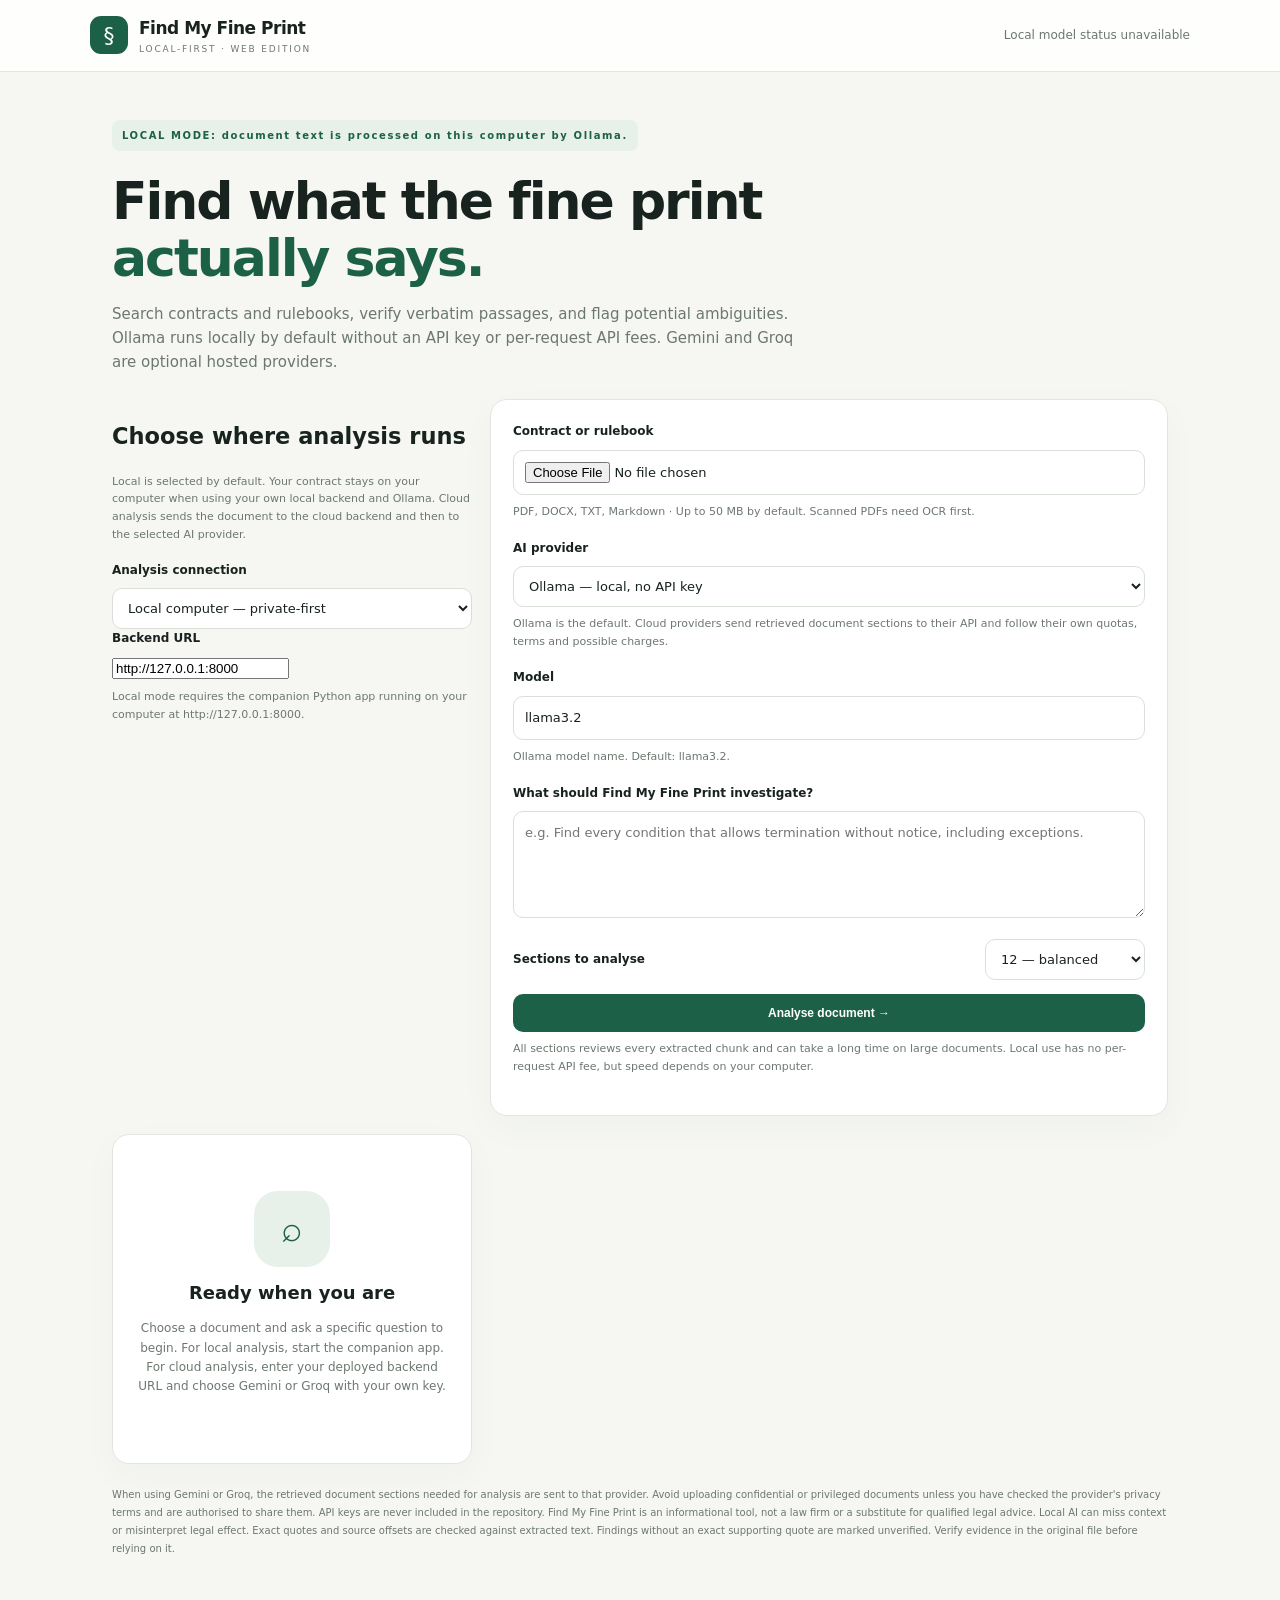
<file: docs/index.html>
<!doctype html>
<html lang="en">
<head>
<meta charset="utf-8"><meta name="viewport" content="width=device-width,initial-scale=1">
<title>Find My Fine Print — Contract & Rulebook Analysis</title>
<link rel="stylesheet" href="./style.css">
</head>
<body>
<header><div class="brand"><span class="mark">§</span><div><strong>Find My Fine Print</strong><small>LOCAL-FIRST · WEB EDITION</small></div></div><div id="health" class="health">Checking local model…</div></header>
<main>
<section class="hero"><p class="eyebrow" id="privacy-label">LOCAL MODE: document text is processed on this computer by Ollama.</p><h1>Find what the fine print <em>actually says.</em></h1><p>Search contracts and rulebooks, verify verbatim passages, and flag potential ambiguities. Ollama runs locally by default without an API key or per-request API fees. Gemini and Groq are optional hosted providers.</p></section>
<section class="workspace">
<section class="connection-panel">
<h2>Choose where analysis runs</h2>
<p class="hint">Local is selected by default. Your contract stays on your computer when using your own local backend and Ollama. Cloud analysis sends the document to the cloud backend and then to the selected AI provider.</p>
<label for="connection-mode">Analysis connection</label>
<select id="connection-mode"><option value="local" selected>Local computer — private-first</option><option value="cloud">Cloud backend — shareable online mode</option></select>
<label for="api-base">Backend URL</label>
<input id="api-base" type="url" spellcheck="false" autocomplete="url" value="http://127.0.0.1:8000" placeholder="https://your-service.onrender.com">
<p class="hint" id="connection-help">Local mode requires the companion Python app running on your computer at http://127.0.0.1:8000.</p>
</section>
<form id="form">
<label for="file">Contract or rulebook</label>
<input id="file" name="file" type="file" accept=".pdf,.docx,.txt,.md,.text" required>
<p class="hint">PDF, DOCX, TXT, Markdown · Up to 50 MB by default. Scanned PDFs need OCR first.</p>
<label for="provider">AI provider</label>
<select id="provider" name="provider">
<option value="ollama" selected>Ollama — local, no API key</option>
<option value="gemini">Google Gemini API — external</option>
<option value="groq">Groq API — external</option>
</select>
<p class="hint">Ollama is the default. Cloud providers send retrieved document sections to their API and follow their own quotas, terms and possible charges.</p>
<div id="key-group" hidden>
<label for="api_key">Your API key</label>
<input id="api_key" name="api_key" type="password" autocomplete="off" placeholder="Paste your provider API key">
<p id="key-help" class="hint">Your key is used for the current request and is not written to a settings file or database. Only use this local app on a trusted computer.</p>
<p id="key-link" class="hint"></p>
</div>
<label for="model">Model</label>
<input id="model" name="model" type="text" value="llama3.2" autocomplete="off" spellcheck="false">
<p id="model-help" class="hint">Ollama model name. Default: llama3.2.</p>
<label for="question">What should Find My Fine Print investigate?</label>
<textarea id="question" name="question" rows="4" placeholder="e.g. Find every condition that allows termination without notice, including exceptions." required></textarea>
<div class="row"><label for="sections">Sections to analyse</label><select id="sections" name="max_sections"><option value="6">6 — faster</option><option value="12" selected>12 — balanced</option><option value="20">20 — broader review</option><option value="30">30 — broad review</option><option value="0">All sections — most coverage</option></select></div>
<button id="submit" type="submit">Analyse document →</button>
<p class="hint">All sections reviews every extracted chunk and can take a long time on large documents. Local use has no per-request API fee, but speed depends on your computer.</p>
</form>
<section id="state" class="state"><div class="symbol">⌕</div><h2>Ready when you are</h2><p>Choose a document and ask a specific question to begin. For local analysis, start the companion app. For cloud analysis, enter your deployed backend URL and choose Gemini or Groq with your own key.</p></section>
<section id="results" hidden>
<div id="summary" class="summary"></div>
<nav class="tabs"><button type="button" data-tab="quotes" class="active">Verbatim evidence</button><button type="button" data-tab="risks">Potential loopholes</button><button type="button" data-tab="answer">Answer & caveats</button><button type="button" data-tab="checks">What to verify</button></nav>
<div id="content"></div>
<button id="copy" type="button" class="secondary">Copy report</button>
</section>
</section>
<p class="disclaimer">When using Gemini or Groq, the retrieved document sections needed for analysis are sent to that provider. Avoid uploading confidential or privileged documents unless you have checked the provider's privacy terms and are authorised to share them. API keys are never included in the repository. Find My Fine Print is an informational tool, not a law firm or a substitute for qualified legal advice. Local AI can miss context or misinterpret legal effect. Exact quotes and source offsets are checked against extracted text. Findings without an exact supporting quote are marked unverified. Verify evidence in the original file before relying on it.</p>
</main>
<script src="./app.js"></script>
</body></html>
</file>
<file: docs/style.css>
:root{--ink:#18221e;--muted:#6c786f;--paper:#f6f7f3;--line:#e1e7df;--green:#1d6048;--mint:#e7f0e9;--red:#fff4f0}*{box-sizing:border-box}body{margin:0;background:var(--paper);color:var(--ink);font:15px/1.6 system-ui,-apple-system,Segoe UI,sans-serif}header{min-height:72px;border-bottom:1px solid var(--line);background:#ffffffd9;display:flex;align-items:center;justify-content:space-between;gap:14px;padding:12px max(20px,calc((100vw - 1100px)/2))}.brand{display:flex;gap:11px;align-items:center}.brand strong{display:block;font-size:17px;letter-spacing:-.5px}.brand small{display:block;font-size:9px;letter-spacing:1.8px;color:var(--muted)}.mark{display:grid;place-items:center;background:var(--green);color:white;border-radius:11px;width:38px;height:38px;font-size:22px}.health{font-size:12px;color:var(--muted)}main{max-width:1100px;margin:auto;padding:38px 22px 30px}.hero{margin-bottom:25px}.eyebrow{font-size:10px;font-weight:800;letter-spacing:1.6px;color:var(--green)}h1{font-size:clamp(32px,5vw,52px);line-height:1.1;letter-spacing:-2px;margin:12px 0;max-width:800px}h1 em{color:var(--green);font-style:normal}.hero>p:last-child{max-width:700px;color:var(--muted)}.workspace{display:grid;grid-template-columns:minmax(280px,360px) minmax(0,1fr);gap:18px;align-items:start}.workspace form,.state,#results{background:white;border:1px solid var(--line);border-radius:17px;padding:22px;box-shadow:0 12px 36px #223b2a08}label{display:block;font-size:12px;font-weight:750;margin:0 0 8px}input[type=file],textarea,select,#model,#api_key{width:100%;border:1px solid #d8e0d8;border-radius:10px;padding:11px;background:white;color:var(--ink);font:inherit;font-size:13px}textarea{resize:vertical;margin-bottom:14px}.hint{font-size:11px;color:var(--muted);line-height:1.6;margin:8px 0 18px}.row{display:flex;align-items:center;justify-content:space-between;gap:10px;margin-bottom:14px}.row label{margin:0}.row select{width:auto;max-width:160px}button{border:0;border-radius:10px;background:var(--green);color:white;padding:12px 15px;font-weight:750;font-size:12px;cursor:pointer}button:disabled{opacity:.5;cursor:wait}form>button{width:100%}.secondary{background:white;color:var(--green);border:1px solid var(--line);margin-top:14px}.state{min-height:330px;text-align:center;display:flex;flex-direction:column;justify-content:center;align-items:center;color:var(--muted)}.state h2{color:var(--ink);font-size:18px;margin:12px 0 0}.state p{font-size:12px;max-width:320px}.symbol{width:76px;height:76px;border-radius:24px;background:var(--mint);display:grid;place-items:center;color:var(--green);font-size:36px}.summary{font-size:12px;line-height:1.7;color:var(--muted);padding-bottom:14px;border-bottom:1px solid var(--line)}.tabs{display:flex;gap:4px;overflow:auto;border-bottom:1px solid var(--line);margin:12px 0}.tabs button{background:transparent;color:var(--muted);border-radius:0;padding:11px 8px;border-bottom:2px solid transparent;white-space:nowrap}.tabs button.active{color:var(--green);border-bottom-color:var(--green)}.quote,.risk,.answer{border:1px solid var(--line);border-radius:12px;padding:14px;margin:10px 0}.quote blockquote{margin:8px 0;font-size:13px;white-space:pre-wrap;overflow-wrap:anywhere}.meta,.small{font-size:10px;color:var(--muted)}.tag{font-size:9px;letter-spacing:.7px;text-transform:uppercase;color:var(--green);font-weight:800}.quote p,.risk p,.answer p,.answer li{font-size:12px;line-height:1.75}.risk{background:#fffaf8;border-color:#f0d9d3}.risk h3{font-size:13px;margin:4px 0}.risk .severity{font-size:9px;color:#9b3f2d;font-weight:800}.error{padding:12px;background:var(--red);color:#8a3829;border:1px solid #f0d9d3;border-radius:10px;font-size:12px}.disclaimer{font-size:10px;color:var(--muted);line-height:1.8;margin:22px 0}.spinner{display:inline-block;width:20px;height:20px;border:3px solid var(--line);border-top-color:var(--green);border-radius:50%;animation:spin .8s linear infinite}@keyframes spin{to{transform:rotate(360deg)}}[hidden]{display:none!important}#key-link a{color:var(--green);font-weight:800}#key-group{padding:12px;border:1px solid var(--line);border-radius:12px;background:#fbfcfa;margin:8px 0 14px}#key-group .hint:last-child{margin-bottom:0}@media(max-width:820px){.workspace{grid-template-columns:1fr}header{padding:12px 18px}main{padding:28px 14px}.state{min-height:180px}}
#privacy-label{padding:8px 10px;border-radius:8px;background:var(--mint);display:inline-block;max-width:100%;line-height:1.5}.risk blockquote{margin:8px 0;padding:8px 10px;background:white;border-left:3px solid #d8b6ac;font-size:12px;white-space:pre-wrap;overflow-wrap:anywhere}.meta{overflow-wrap:anywhere}
</file>
